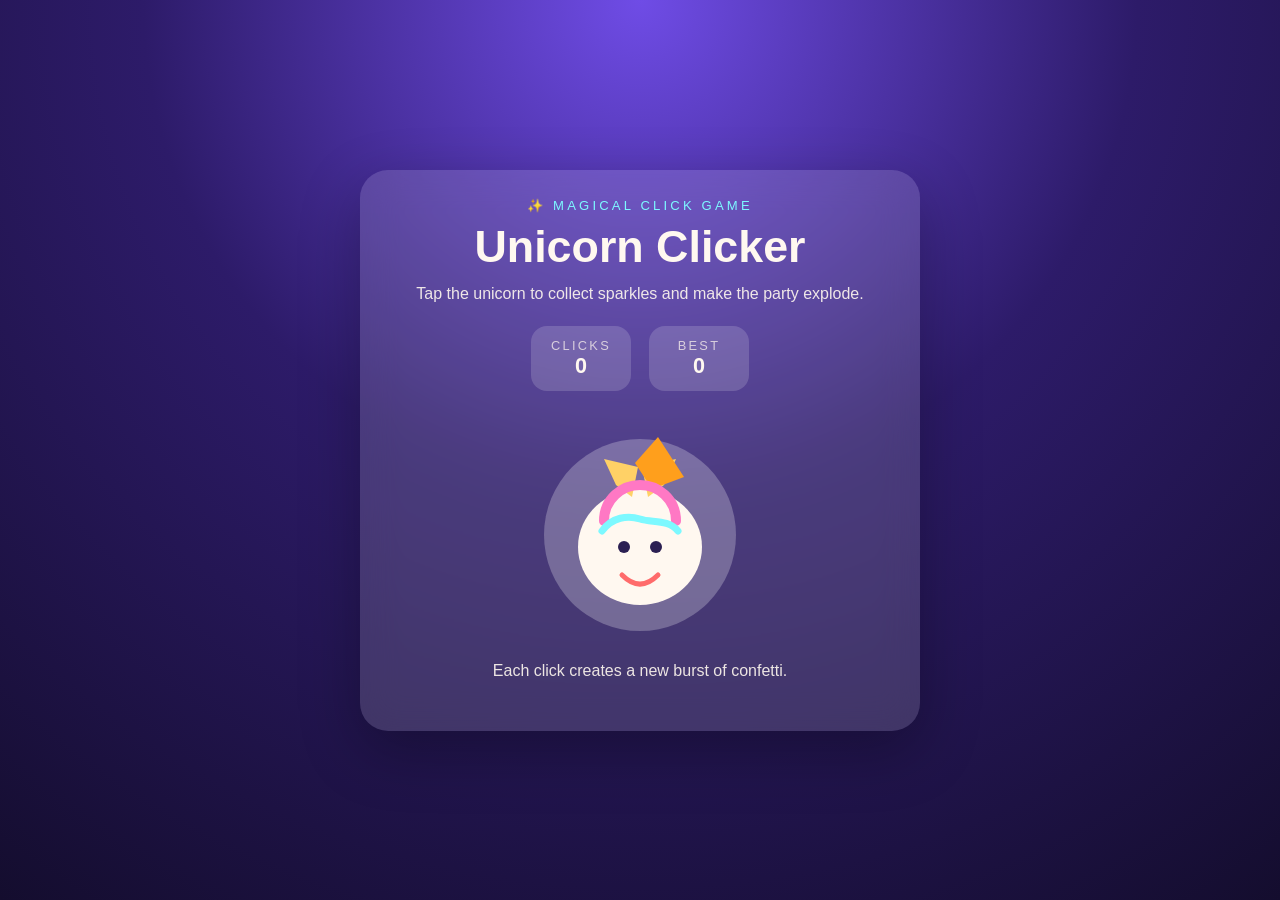
<file: index.html>
<!DOCTYPE html>
<html lang="en">
  <head>
    <meta charset="UTF-8" />
    <meta name="viewport" content="width=device-width, initial-scale=1.0" />
    <title>Unicorn Clicker</title>
    <link rel="stylesheet" href="styles.css" />
  </head>
  <body>
    <canvas id="confetti-canvas"></canvas>

    <main class="game-shell">
      <section class="game-card">
        <p class="eyebrow">✨ Magical click game</p>
        <h1>Unicorn Clicker</h1>
        <p class="subtitle">Tap the unicorn to collect sparkles and make the party explode.</p>

        <div class="scoreboard">
          <div>
            <span class="label">Clicks</span>
            <strong id="score">0</strong>
          </div>
          <div>
            <span class="label">Best</span>
            <strong id="best-score">0</strong>
          </div>
        </div>

        <button id="unicornButton" class="unicorn-button" aria-label="Click the unicorn">
          <svg viewBox="0 0 240 240" role="img" aria-hidden="true">
            <circle cx="120" cy="120" r="96" class="halo" />
            <ellipse cx="120" cy="132" rx="62" ry="58" class="body" />
            <path d="M96 70 L84 44 L118 52 L112 82 Z" class="ear" />
            <path d="M144 70 L156 44 L122 52 L128 82 Z" class="ear" />
            <path d="M115 48 L138 22 L164 62 L132 74 Z" class="horn" />
            <circle cx="104" cy="132" r="6" class="eye" />
            <circle cx="136" cy="132" r="6" class="eye" />
            <path d="M102 160 Q120 178 138 160" class="mouth" />
            <path d="M84 106 C84 84 102 70 120 70 C138 70 156 84 156 106" class="mane" />
            <path d="M82 116 C92 102 108 100 120 104 C132 108 148 104 158 116" class="mane-detail" />
          </svg>
        </button>

        <p class="hint">Each click creates a new burst of confetti.</p>
      </section>
    </main>

    <script src="script.js"></script>
  </body>
</html>
</file>
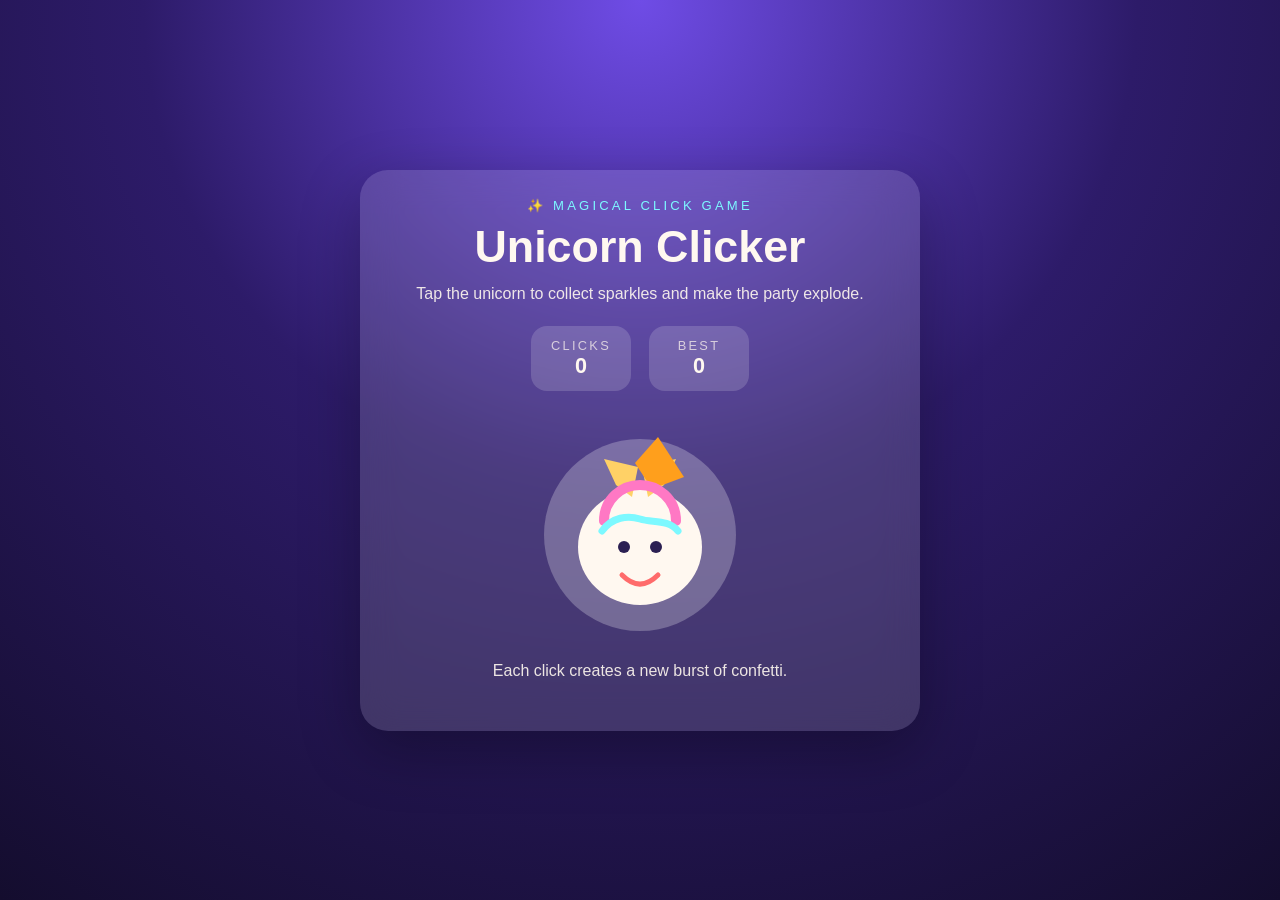
<file: unicorn2.html>
<!DOCTYPE html>
<html lang="en">
<head>
  <meta charset="UTF-8" />
  <meta name="viewport" content="width=device-width, initial-scale=1.0" />
  <title>Unicorn Clicker</title>
  <style>
    :root {
      color-scheme: dark;
      --bg: #2d1b69;
      --panel: rgba(255, 255, 255, 0.14);
      --text: #fff8f0;
      --accent: #ff78c4;
      --accent-2: #7df9ff;
    }

    * {
      box-sizing: border-box;
    }

    body {
      margin: 0;
      min-height: 100vh;
      font-family: "Trebuchet MS", "Segoe UI", sans-serif;
      color: var(--text);
      background: radial-gradient(circle at top, #6f4ce6 0%, var(--bg) 45%, #140d2e 100%);
      overflow: hidden;
    }

    #confetti-canvas {
      position: fixed;
      inset: 0;
      width: 100%;
      height: 100%;
      pointer-events: none;
      z-index: 0;
    }

    .game-shell {
      position: relative;
      z-index: 1;
      min-height: 100vh;
      display: grid;
      place-items: center;
      padding: 24px;
    }

    .game-card {
      width: min(92vw, 560px);
      padding: 28px;
      border-radius: 28px;
      background: var(--panel);
      backdrop-filter: blur(18px);
      box-shadow: 0 20px 60px rgba(0, 0, 0, 0.3);
      text-align: center;
    }

    .eyebrow {
      margin: 0 0 8px;
      text-transform: uppercase;
      letter-spacing: 0.24em;
      font-size: 0.82rem;
      color: var(--accent-2);
    }

    h1 {
      margin: 0 0 10px;
      font-size: clamp(2rem, 5vw, 2.8rem);
    }

    .subtitle,
    .hint {
      margin: 0 0 20px;
      line-height: 1.5;
      color: rgba(255, 248, 240, 0.9);
    }

    .scoreboard {
      display: flex;
      justify-content: center;
      gap: 18px;
      margin-bottom: 24px;
    }

    .scoreboard > div {
      min-width: 100px;
      padding: 12px 16px;
      border-radius: 16px;
      background: rgba(255, 255, 255, 0.16);
    }

    .label {
      display: block;
      font-size: 0.8rem;
      text-transform: uppercase;
      letter-spacing: 0.18em;
      color: rgba(255, 248, 240, 0.72);
    }

    strong {
      font-size: 1.35rem;
    }

    .unicorn-button {
      border: none;
      background: transparent;
      cursor: pointer;
      padding: 0;
      transition: transform 120ms ease, filter 120ms ease;
    }

    .unicorn-button:hover {
      transform: translateY(-4px) scale(1.02);
      filter: drop-shadow(0 12px 22px rgba(255, 120, 196, 0.38));
    }

    .unicorn-button:active {
      transform: scale(0.96);
    }

    .unicorn-button svg {
      width: min(72vw, 240px);
      height: auto;
      display: block;
      margin: 0 auto;
    }

    .unicorn-button .halo {
      fill: rgba(255, 255, 255, 0.25);
    }

    .unicorn-button .body {
      fill: #fff8f0;
    }

    .unicorn-button .ear,
    .unicorn-button .horn {
      fill: #ffd166;
    }

    .unicorn-button .horn {
      fill: #ff9f1c;
    }

    .unicorn-button .eye {
      fill: #2b1f52;
    }

    .unicorn-button .mouth {
      fill: none;
      stroke: #ff6b6b;
      stroke-width: 5;
      stroke-linecap: round;
    }

    .unicorn-button .mane,
    .unicorn-button .mane-detail {
      fill: none;
      stroke: var(--accent);
      stroke-width: 10;
      stroke-linecap: round;
    }

    .unicorn-button .mane-detail {
      stroke: var(--accent-2);
      stroke-width: 7;
    }

    .unicorn-button.pop {
      animation: pop 240ms ease;
    }

    @keyframes pop {
      0% { transform: scale(1); }
      50% { transform: scale(1.06); }
      100% { transform: scale(1); }
    }
  </style>
</head>
<body>
  <canvas id="confetti-canvas"></canvas>

  <main class="game-shell">
    <section class="game-card">
      <p class="eyebrow">✨ Magical click game</p>
      <h1>Unicorn Clicker</h1>
      <p class="subtitle">Tap the unicorn to collect sparkles and make the party explode.</p>

      <div class="scoreboard">
        <div>
          <span class="label">Clicks</span>
          <strong id="score">0</strong>
        </div>
        <div>
          <span class="label">Best</span>
          <strong id="best-score">0</strong>
        </div>
      </div>

      <button id="unicornButton" class="unicorn-button" aria-label="Click the unicorn">
        <svg viewBox="0 0 240 240" role="img" aria-hidden="true">
          <circle cx="120" cy="120" r="96" class="halo" />
          <ellipse cx="120" cy="132" rx="62" ry="58" class="body" />
          <path d="M96 70 L84 44 L118 52 L112 82 Z" class="ear" />
          <path d="M144 70 L156 44 L122 52 L128 82 Z" class="ear" />
          <path d="M115 48 L138 22 L164 62 L132 74 Z" class="horn" />
          <circle cx="104" cy="132" r="6" class="eye" />
          <circle cx="136" cy="132" r="6" class="eye" />
          <path d="M102 160 Q120 178 138 160" class="mouth" />
          <path d="M84 106 C84 84 102 70 120 70 C138 70 156 84 156 106" class="mane" />
          <path d="M82 116 C92 102 108 100 120 104 C132 108 148 104 158 116" class="mane-detail" />
        </svg>
      </button>

      <p class="hint">Each click creates a new burst of confetti.</p>
    </section>
  </main>

  <script>
    const button = document.getElementById('unicornButton');
    const scoreEl = document.getElementById('score');
    const bestScoreEl = document.getElementById('best-score');
    const canvas = document.getElementById('confetti-canvas');
    const ctx = canvas.getContext('2d');

    let score = 0;
    let bestScore = Number(localStorage.getItem('unicorn-clicker-best') || 0);
    let confettiPieces = [];
    let animationFrameId = null;

    function updateScoreboard() {
      scoreEl.textContent = score;
      bestScoreEl.textContent = bestScore;
    }

    function resizeCanvas() {
      canvas.width = window.innerWidth * window.devicePixelRatio;
      canvas.height = window.innerHeight * window.devicePixelRatio;
      ctx.setTransform(window.devicePixelRatio, 0, 0, window.devicePixelRatio, 0, 0);
    }

    function burstConfetti(x, y) {
      const colors = ['#ffd166', '#ff78c4', '#7df9ff', '#ffffff', '#ff6b6b'];

      for (let i = 0; i < 32; i += 1) {
        const piece = {
          x,
          y,
          vx: (Math.random() - 0.5) * 7,
          vy: (Math.random() - 0.8) * 8,
          size: Math.random() * 8 + 4,
          color: colors[Math.floor(Math.random() * colors.length)],
          alpha: 1,
          life: Math.random() * 45 + 55,
          rotation: Math.random() * Math.PI * 2,
          spin: (Math.random() - 0.5) * 0.2,
        };
        confettiPieces.push(piece);
      }
    }

    function animateConfetti() {
      ctx.clearRect(0, 0, canvas.width, canvas.height);

      for (let i = confettiPieces.length - 1; i >= 0; i -= 1) {
        const piece = confettiPieces[i];
        piece.x += piece.vx;
        piece.y += piece.vy;
        piece.vy += 0.08;
        piece.rotation += piece.spin;
        piece.life -= 1;
        piece.alpha = Math.max(piece.life / 80, 0);

        if (piece.life <= 0) {
          confettiPieces.splice(i, 1);
          continue;
        }

        ctx.save();
        ctx.translate(piece.x, piece.y);
        ctx.rotate(piece.rotation);
        ctx.globalAlpha = piece.alpha;
        ctx.fillStyle = piece.color;
        ctx.fillRect(-piece.size / 2, -piece.size / 2, piece.size, piece.size * 0.6);
        ctx.restore();
      }

      if (confettiPieces.length > 0) {
        animationFrameId = window.requestAnimationFrame(animateConfetti);
      } else {
        animationFrameId = null;
      }
    }

    function startConfettiAnimation() {
      if (!animationFrameId) {
        animationFrameId = window.requestAnimationFrame(animateConfetti);
      }
    }

    function handleClick(event) {
      score += 1;
      if (score > bestScore) {
        bestScore = score;
        localStorage.setItem('unicorn-clicker-best', String(bestScore));
      }

      updateScoreboard();
      button.classList.remove('pop');
      void button.offsetWidth;
      button.classList.add('pop');

      const rect = button.getBoundingClientRect();
      const x = event.clientX || rect.left + rect.width / 2;
      const y = event.clientY || rect.top + rect.height / 2;

      burstConfetti(x, y);
      startConfettiAnimation();
    }

    button.addEventListener('click', handleClick);
    window.addEventListener('resize', resizeCanvas);

    resizeCanvas();
    updateScoreboard();
  </script>
</body>
</html>
</file>
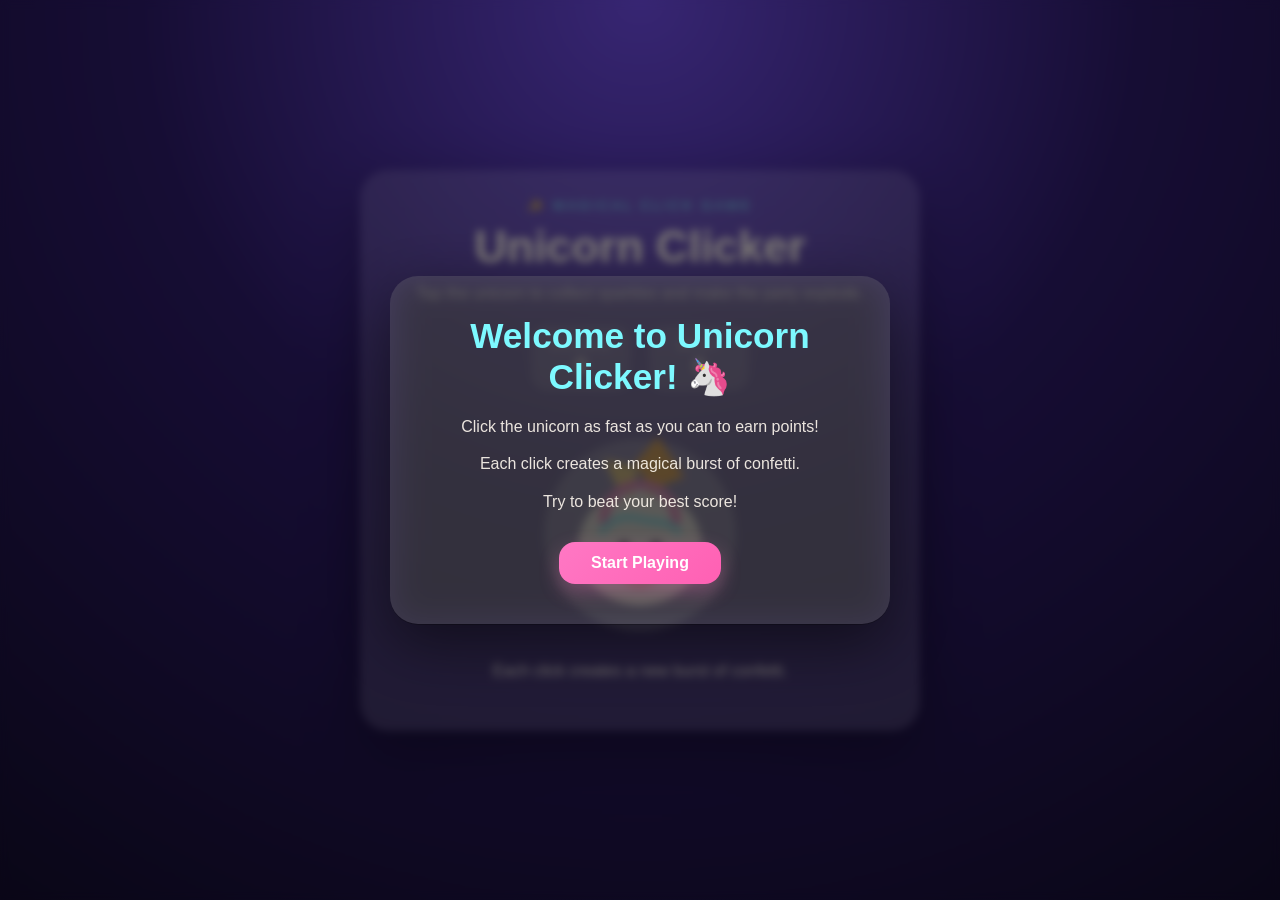
<file: unicornclicker.html>
<!DOCTYPE html>
<html lang="en">
  <head>
    <meta charset="UTF-8" />
    <meta name="viewport" content="width=device-width, initial-scale=1.0" />
    <title>Unicorn Clicker</title>
    <link rel="stylesheet" href="styles.css" />
  </head>
  <body>
    <div id="welcomeModal" class="welcome-modal">
      <div class="welcome-content">
        <h2>Welcome to Unicorn Clicker! 🦄</h2>
        <p>Click the unicorn as fast as you can to earn points!</p>
        <p>Each click creates a magical burst of confetti.</p>
        <p>Try to beat your best score!</p>
        <button id="startButton" class="start-button">Start Playing</button>
      </div>
    </div>

    <canvas id="confetti-canvas"></canvas>

    <main class="game-shell">
      <section class="game-card">
        <p class="eyebrow">✨ Magical click game</p>
        <h1>Unicorn Clicker</h1>
        <p class="subtitle">Tap the unicorn to collect sparkles and make the party explode.</p>

        <div class="scoreboard">
          <div>
            <span class="label">Clicks</span>
            <strong id="score">0</strong>
          </div>
          <div>
            <span class="label">Best</span>
            <strong id="best-score">0</strong>
          </div>
        </div>

        <button id="unicornButton" class="unicorn-button" aria-label="Click the unicorn">
          <svg viewBox="0 0 240 240" role="img" aria-hidden="true">
            <circle cx="120" cy="120" r="96" class="halo" />
            <ellipse cx="120" cy="132" rx="62" ry="58" class="body" />
            <path d="M96 70 L84 44 L118 52 L112 82 Z" class="ear" />
            <path d="M144 70 L156 44 L122 52 L128 82 Z" class="ear" />
            <path d="M115 48 L138 22 L164 62 L132 74 Z" class="horn" />
            <circle cx="104" cy="132" r="6" class="eye" />
            <circle cx="136" cy="132" r="6" class="eye" />
            <path d="M102 160 Q120 178 138 160" class="mouth" />
            <path d="M84 106 C84 84 102 70 120 70 C138 70 156 84 156 106" class="mane" />
            <path d="M82 116 C92 102 108 100 120 104 C132 108 148 104 158 116" class="mane-detail" />
          </svg>
        </button>

        <p class="hint">Each click creates a new burst of confetti.</p>
      </section>
    </main>

    <script src="script.js"></script>
  </body>
</html>
</file>
<file: styles.css>
:root {
  color-scheme: dark;
  --bg: #2d1b69;
  --panel: rgba(255, 255, 255, 0.14);
  --text: #fff8f0;
  --accent: #ff78c4;
  --accent-2: #7df9ff;
}

* {
  box-sizing: border-box;
}

body {
  margin: 0;
  min-height: 100vh;
  font-family: "Trebuchet MS", "Segoe UI", sans-serif;
  color: var(--text);
  background: radial-gradient(circle at top, #6f4ce6 0%, var(--bg) 45%, #140d2e 100%);
  overflow: hidden;
}

#confetti-canvas {
  position: fixed;
  inset: 0;
  width: 100%;
  height: 100%;
  pointer-events: none;
  z-index: 0;
}

.game-shell {
  position: relative;
  z-index: 1;
  min-height: 100vh;
  display: grid;
  place-items: center;
  padding: 24px;
}

.game-card {
  width: min(92vw, 560px);
  padding: 28px;
  border-radius: 28px;
  background: var(--panel);
  backdrop-filter: blur(18px);
  box-shadow: 0 20px 60px rgba(0, 0, 0, 0.3);
  text-align: center;
}

.eyebrow {
  margin: 0 0 8px;
  text-transform: uppercase;
  letter-spacing: 0.24em;
  font-size: 0.82rem;
  color: var(--accent-2);
}

h1 {
  margin: 0 0 10px;
  font-size: clamp(2rem, 5vw, 2.8rem);
}

.subtitle,
.hint {
  margin: 0 0 20px;
  line-height: 1.5;
  color: rgba(255, 248, 240, 0.9);
}

.scoreboard {
  display: flex;
  justify-content: center;
  gap: 18px;
  margin-bottom: 24px;
}

.scoreboard > div {
  min-width: 100px;
  padding: 12px 16px;
  border-radius: 16px;
  background: rgba(255, 255, 255, 0.16);
}

.label {
  display: block;
  font-size: 0.8rem;
  text-transform: uppercase;
  letter-spacing: 0.18em;
  color: rgba(255, 248, 240, 0.72);
}

strong {
  font-size: 1.35rem;
}

.unicorn-button {
  border: none;
  background: transparent;
  cursor: pointer;
  padding: 0;
  transition: transform 120ms ease, filter 120ms ease;
}

.unicorn-button:hover {
  transform: translateY(-4px) scale(1.02);
  filter: drop-shadow(0 12px 22px rgba(255, 120, 196, 0.38));
}

.unicorn-button:active {
  transform: scale(0.96);
}

.unicorn-button svg {
  width: min(72vw, 240px);
  height: auto;
  display: block;
  margin: 0 auto;
}

.unicorn-button .halo {
  fill: rgba(255, 255, 255, 0.25);
}

.unicorn-button .body {
  fill: #fff8f0;
}

.unicorn-button .ear,
.unicorn-button .horn {
  fill: #ffd166;
}

.unicorn-button .horn {
  fill: #ff9f1c;
}

.unicorn-button .eye {
  fill: #2b1f52;
}

.unicorn-button .mouth {
  fill: none;
  stroke: #ff6b6b;
  stroke-width: 5;
  stroke-linecap: round;
}

.unicorn-button .mane,
.unicorn-button .mane-detail {
  fill: none;
  stroke: var(--accent);
  stroke-width: 10;
  stroke-linecap: round;
}

.unicorn-button .mane-detail {
  stroke: var(--accent-2);
  stroke-width: 7;
}

.unicorn-button.pop {
  animation: pop 240ms ease;
}

@keyframes pop {
  0% { transform: scale(1); }
  50% { transform: scale(1.06); }
  100% { transform: scale(1); }
}

.welcome-modal {
  position: fixed;
  inset: 0;
  background: rgba(0, 0, 0, 0.5);
  display: flex;
  align-items: center;
  justify-content: center;
  z-index: 100;
  backdrop-filter: blur(4px);
}

.welcome-modal.hidden {
  display: none;
}

.welcome-content {
  width: min(92vw, 500px);
  padding: 40px 32px;
  border-radius: 28px;
  background: var(--panel);
  backdrop-filter: blur(18px);
  box-shadow: 0 20px 60px rgba(0, 0, 0, 0.5);
  text-align: center;
  animation: slideIn 300ms ease;
}

@keyframes slideIn {
  from {
    opacity: 0;
    transform: translateY(-20px);
  }
  to {
    opacity: 1;
    transform: translateY(0);
  }
}

.welcome-content h2 {
  margin: 0 0 16px;
  font-size: clamp(1.5rem, 4vw, 2.2rem);
  color: var(--accent-2);
}

.welcome-content p {
  margin: 0 0 12px;
  line-height: 1.6;
  color: rgba(255, 248, 240, 0.9);
  font-size: 1rem;
}

.welcome-content p:last-of-type {
  margin-bottom: 28px;
}

.start-button {
  padding: 12px 32px;
  border: none;
  border-radius: 16px;
  background: linear-gradient(135deg, var(--accent), #ff60b3);
  color: #fff;
  font-size: 1rem;
  font-weight: 600;
  cursor: pointer;
  transition: transform 120ms ease, box-shadow 120ms ease;
  box-shadow: 0 8px 20px rgba(255, 120, 196, 0.3);
}

.start-button:hover {
  transform: translateY(-2px);
  box-shadow: 0 12px 28px rgba(255, 120, 196, 0.5);
}

.start-button:active {
  transform: translateY(0);
}
</file>
